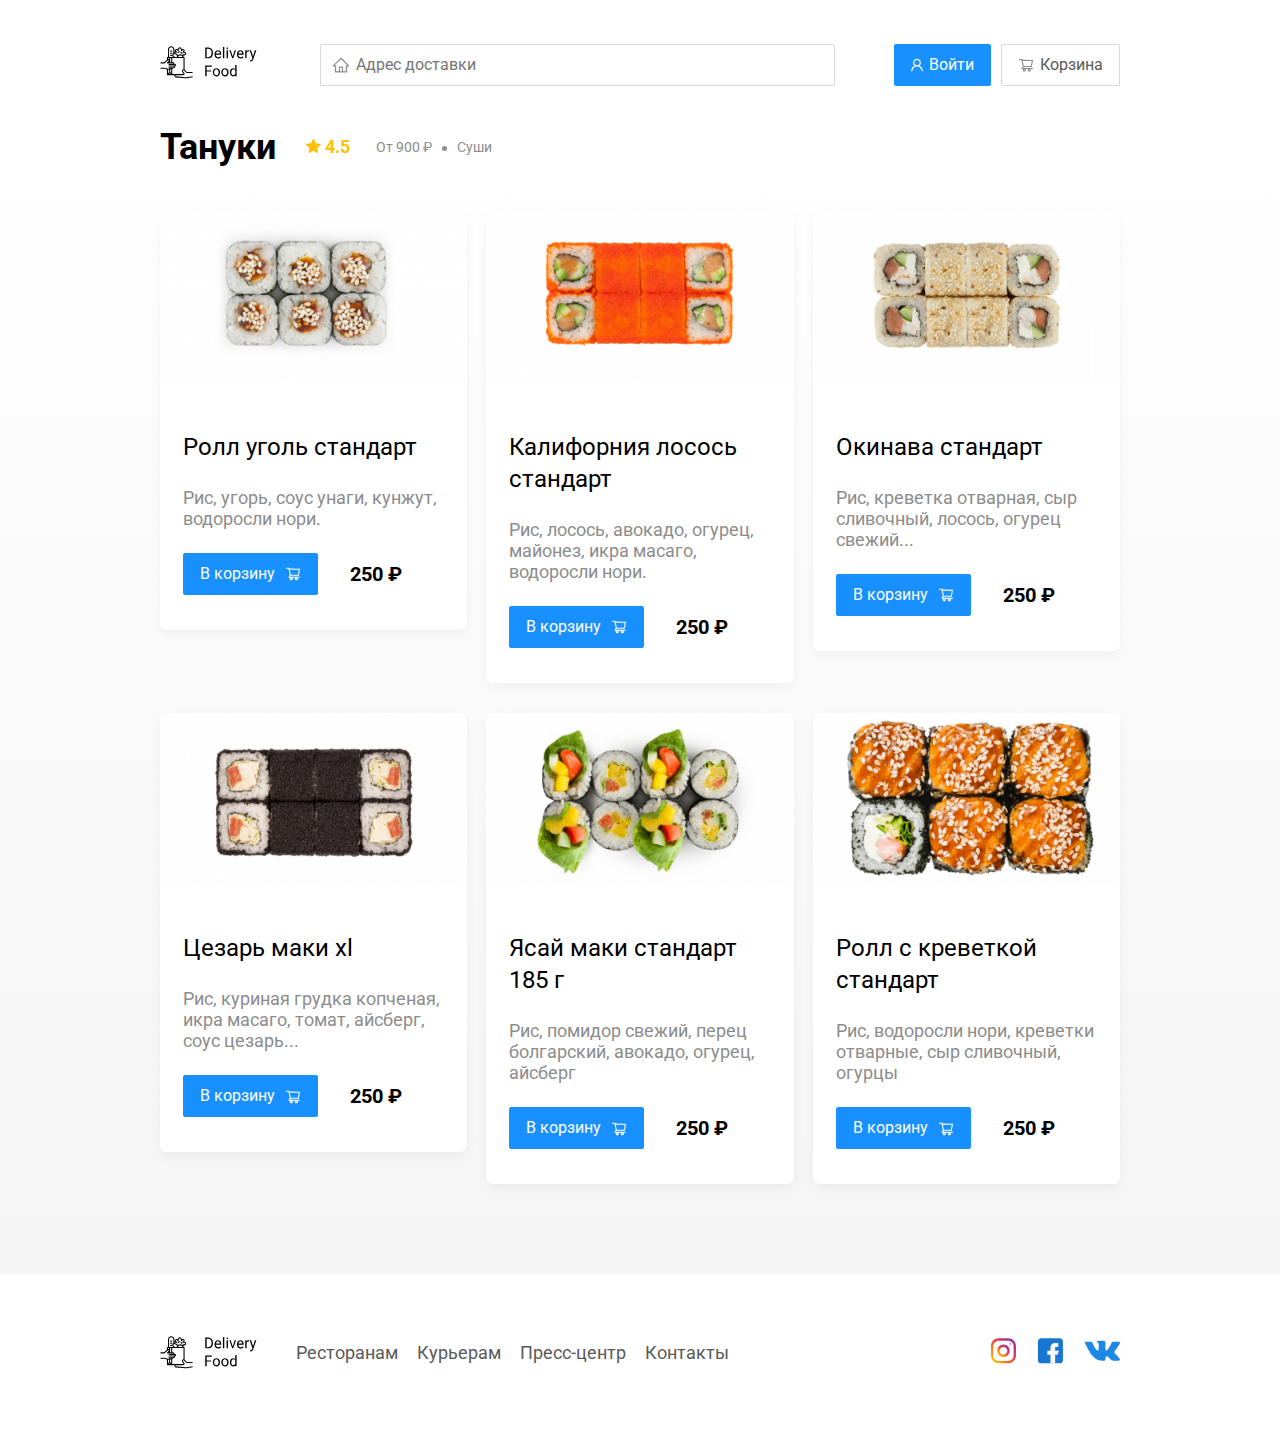
<file: restaurant.html>
<!DOCTYPE html>
<html lang="en">
    <head>
        <meta charset="UTF-8">
        <meta http-equiv="X-UA-Compatible" content="IE=edge">
        <meta name="viewport" content="width=device-width, initial-scale=1.0">
        <title>Пицца плюс</title>
        <link rel="stylesheet" href="./css/normalize.css" />
        <link rel="stylesheet" href="https://cdnjs.cloudflare.com/ajax/libs/animate.css/3.7.2/animate.min.css">
        <link rel="stylesheet" href="./css/style.css" />
        <link href="https://fonts.googleapis.com/css2?family=Roboto:wght@400;700&display=swap&subset=cyrillic" rel="stylesheet">
        <script defer src="./js/wow.min.js"></script>
        <script defer src="./js/main.js"></script>
    </head>
    <body>
        <div class="container">
            <header class="header">
                <a href="index.html" class="logo animated bounceInLeft">
                    <img src="./img/logo.svg" alt="logo">
                </a>
                <input type="text" class="input input-address" placeholder="Адрес доставки">
                <div class="buttons">
                    <button class="button button-primary">
                        <img src="./img/user.svg" alt="user" class="button-icon">
                        <span class="button-text">Войти</span>
                    </button>
                    <button class="button" id="cart-button">
                        <img src="./img/shopping-cart.svg" alt="cart" class="button-icon">
                        <span class="button-text">Корзина</span>
                    </button>
                </div>
            </header>
        </div>
        <main class="main">
            <div class="container">
                <section class="restaurants">
                    <div class="section-heading wow slideInLeft">
                        <h2 class="section-title">Тануки</h2>
                        <div class="card-info">
                            <div class="rating">
                                <img src="./img/star.svg" alt="rating" class="rating-star">
                                4.5
                            </div>
                            <div class="price">От 900 ₽</div>
                            <div class="category">Суши</div>
                        </div>
                    </div>
                    <div class="cards" id="cards"></div>
                </section>
            </div>
        </main>
        <footer class="footer">
            <div class="container">
                <div class="footer-block">
                    <img src="img/logo.svg" alt="logo" class="logo footer-logo">
                    <nav class="footer-nav">
                        <a href="#" class="footer-link">Ресторанам</a>
                        <a href="#" class="footer-link">Курьерам</a>
                        <a href="#" class="footer-link">Пресс-центр</a>
                        <a href="#" class="footer-link">Контакты</a>
                    </nav>
                    <div class="social-links">
                        <a href="#" class="social-link"><img src="./img/instagram.svg" alt="instagram"></a>
                        <a href="#" class="social-link"><img src="./img/facebook.svg" alt="facebook"></a>
                        <a href="#" class="social-link"><img src="./img/vk.svg" alt="vk"></a>
                    </div>
                </div>
            </div>
        </footer>
        <div class="modal" id="cart-modal">
            <div class="modal-dialog">
                <div class="modal-header">
                    <h3 class="modal-title">Корзина</h3>
                    <button class="button close" id="cart-modal-close">&times;</button>
                </div>
                <div class="modal-body">
                    <div class="food-row">
                        <span class="food-name">Ролл угорь стандарт</span>
                        <strong class="food-price">250 ₽</strong>
                        <div class="food-counter">
                            <button class="counter-button">-</button>
                            <span class="counter">1</span>
                            <button class="counter-button">+</button>
                        </div>
                    </div>
                    <div class="food-row">
                        <span class="food-name">Ролл угорь стандарт</span>
                        <strong class="food-price">250 ₽</strong>
                        <div class="food-counter">
                            <button class="counter-button">-</button>
                            <span class="counter">1</span>
                            <button class="counter-button">+</button>
                        </div>
                    </div>
                    <div class="food-row">
                        <span class="food-name">Ролл угорь стандарт</span>
                        <strong class="food-price">250 ₽</strong>
                        <div class="food-counter">
                            <button class="counter-button">-</button>
                            <span class="counter">1</span>
                            <button class="counter-button">+</button>
                        </div>
                    </div>
                    <div class="food-row">
                        <span class="food-name">Ролл угорь стандарт</span>
                        <strong class="food-price">250 ₽</strong>
                        <div class="food-counter">
                            <button class="counter-button">-</button>
                            <span class="counter">1</span>
                            <button class="counter-button">+</button>
                        </div>
                    </div>
                </div>
                <div class="modal-footer">
                    <span class="modal-pricetag">1250 ₽</span>
                    <div class="footer-buttons">
                        <button class="button button-primary">Оформить заказ</button>
                        <button class="button">Отмена</button>
                    </div>
                </div>
            </div>
        </div>
    </body>
</html>
</file>
<file: css/style.css>
* {
    box-sizing: border-box;
}

body {
    font-family: "Roboto", sans-serif;
    padding-top: 44px;
}

.container {
    max-width: 1200px;
    margin: 0 auto;
}

.header {
    display: flex;
    align-items: center;
    justify-content: space-between;
    margin-bottom: 40px;
}

.input {
    background: #ffffff;
    border: 1px solid #d9d9d9;
    border-radius: 2px;
    font-size: 16px;
    line-height: 24px;
    padding: 8px;
    padding-left: 35px;
    background-repeat: no-repeat;
    background-position: left 11px center;
}

.input-address {
    flex: 0.8;
    background-image: url(../img/home.svg);
}

.input-search {
    height: 34px;
    width: 306px;
    background-image: url(../img/search.svg);
    margin-left: auto;
}

.buttons {
    display: flex;
    align-items: center;
}

.button {
    display: flex;
    align-items: center;
    padding: 8px 16px;
    background: #ffffff;
    border: 1px solid #d9d9d9;
    box-sizing: border-box;
    box-shadow: 0px 0px 2px rgba(0, 0, 0, 0.0015);
    border-radius:  2px;
    color: #595959;
    font-size: 16px;
    line-height: 24px;
    cursor: pointer;
}

.button-primary {
    background: #1890ff;
    border-color: #1890ff;
    color: #fff;
    margin-right: 10px;
}

.button-icon {
    margin-right: 6px;
}

.button-card-text {
    margin-right: 10px;
}

.main {
    background: linear-gradient(180deg, rgba(245,245,245, 0) 1.04%, #f5f5f5 100%);
    padding-bottom: 60px;
}

.pizza {
    box-shadow: 0px 7px 12px rgba(158, 158, 163, 0.1);
    background: #fff1b8 url(../img/promo/pizza.png) no-repeat top -10px right -100px / 600px;
    border-radius: 10px;
    padding: 68px 70px;
    margin-bottom: 56px;
}
.kebab{
    box-shadow: 0px 7px 12px rgba(158, 158, 163, 0.1);
    background: #fff1b8 url(../img/promo/kebab.png) no-repeat top -10px right -100px / 600px ;
    border-radius: 10px;
    padding: 68px 70px;
    margin-bottom: 56px;
}
.vegetables{
    box-shadow: 0px 7px 12px rgba(158, 158, 163, 0.1);
    background: #fff1b8 url(../img/promo/vegetables.png) no-repeat top 50px right 50px / 600px;
    border-radius: 10px;
    padding: 68px 70px;
    margin-bottom: 56px;
}
.sushi{
    box-shadow: 0px 7px 12px rgba(158, 158, 163, 0.1);
    background: #fff1b8 url(../img/promo/sushi.png) no-repeat top -10px right 50px / 600px;
    border-radius: 10px;
    padding: 68px 70px;
    margin-bottom: 56px;
}

.proto-title {
    font-style: normal;
    font-weight: bold;
    font-size: 39px;
    line-height: 46px;
    color: #302C34;
    margin-bottom: 15px;
}

.promo-text {
    font-style: normal;
    font-weight: normal;
    font-size: 24px;
    line-height: 28px;
    color: #302C34;
    max-width: 538px;
}

.section-heading {
    display: flex;
    align-items: center;
    margin-bottom: 44px;
}

.section-title {
    font-style: normal;
    font-weight: bold;
    font-size: 36px;
    line-height: 42px;
    color: #000000;
    margin: 0 30px 0 0;
}

.cards {
    display: flex;
    flex-wrap: wrap;
    justify-content: space-between;
    align-items: flex-start;
}

.card {
    background: #FFFFFF;
    box-shadow: 0px 4px 12px rgba(0, 0, 0, 0.05);
    border-radius: 7px;
    overflow: hidden;
    margin-bottom: 30px;
    flex-basis: 32%;
    text-decoration: none;
    cursor: pointer;
}

.card-image {
    width: 100%;
    object-fit: cover;
}

.card-text {
    padding: 20px 23px 35px;
}

.card-heading {
    display: flex;
    justify-content: space-between;
    align-items: center;
}

.card-title {
    font-style: normal;
    font-weight: bold;
    font-size: 24px;
    line-height: 32px;
    color: #000000;
}

.card-title-reg {
    font-weight: normal;
}

.card-tag {
    font-style: normal;
    font-weight: normal;
    font-size: 12px;
    line-height: 20px;
    padding: 1px 8px;
    background: #262626;
    border-radius: 2px;
    color: #fff
}

.card-info {
    display: flex;
    align-items: center;
    flex-wrap: wrap;
}

.card-buttons {
    display: flex;
    align-items: center;
    margin-top: 24px;
}

.card-price-bold {
    font-size: 20px;
    line-height: 32px;
    margin-left: 22px;
}

.rating {
    margin-right: 26px;
    color: #ffc107;
    font-weight: bold;
    font-size: 18px;
    line-height: 32px;
}

.price,
.category {
    color: #8c8c8c;
    font-size: 18px;
    line-height: 32px;
}

.category {
    text-overflow: ellipsis;
    overflow: hidden;
    white-space: nowrap;
    max-width: 150px;
}

.price {
    margin-right: 10px;
}

.price::after {
    content: "";
    width: 5px;
    height: 5px;
    background-color: #8c8c8c;
    display: inline-block;
    vertical-align: middle;
    border-radius: 50%;
    margin-left: 10px
}

.footer {
    padding: 60px 0;
}

.footer-block {
    display: flex;
    align-items: center;
    justify-content: space-between;
}

.footer-nav {
    margin-right: auto;
    margin-left: 35px;
}

.footer-link {
    display: inline-block;
    color: #595959;
    font-style: normal;
    font-weight: normal;
    font-size: 18px;
    line-height: 21px;
    text-decoration: none;
}

.footer-link:not(:last-child) {
    margin-right: 15px;
}

.social-links {
    display: flex;
    align-items: center;
}

.social-link:not(:last-child) {
    margin-right: 21px;
}

.ingredients {
    font-style: normal;
    font-weight: normal;
    font-size: 18px;
    line-height: 21px;
    color: #8C8C8C;
}

.modal {
    display: none;
    position: fixed;
    left: 0;
    top: 0;
    width: 100%;
    height: 100%;
    background-color: rgba(0, 0, 0, 0.4);
    z-index: 100;
}

.active {
    display: flex;
}

.modal-dialog {
    max-width: 780px;
    width: 95%;
    left: 329px;
    top: 364px;
    background: #fff;
    border-radius: 5px;
    margin: auto;
    padding: 40px 45px;
}

.modal-header {
    display: flex;
    align-content: center;
    justify-content: space-between;
    margin-bottom: 45px;
}

.modal-title {
    margin: 0;
    font-weight: bold;
    font-size: 36px;
    line-height: 42px;
}

.close {
    font-size: 36px;
    border: none;
    background-color: transparent;
    cursor: pointer;
}

.modal-body {
    margin-bottom: 24px;
}

.food-row {
    display: flex;
    align-items: flex-start;
    justify-content: space-between;
    padding-bottom: 8px;
    border-bottom: 1px solid #d9d9d9;
    margin-bottom: 15px;
}

.food-name {
    font-weight: normal;
    font-size: 18px;
    line-height: 32px;
}

.food-price {
    margin-left: auto;
    margin-right: 47px;
    font-weight: bold;
    font-size: 20px;
    line-height: 32px;
}

.food-counter {
    display: flex;
    align-items: center;
}

.counter {
    font-size: 16px;
    line-height: 24px;
    margin: 0 10px;
}

.counter-button {
    display: flex;
    align-items: center;
    justify-content: center;
    width: 39px;
    height: 32px;
    background: #fff;
    border: 1px solid #40a9ff;
    box-sizing: border-box;
    border-radius: 2px;
    font-weight: normal;
    font-size: 14px;
    line-height: 22px;
    color: #40a9ff;
    cursor: pointer;
}

.modal-footer {
    display: flex;
    align-items: center;
    justify-content: space-between;
}

.modal-pricetag {
    background: #262626;
    border-radius: 5px;
    color: #fff;
    padding: 15px 20px;
}

.footer-buttons {
    display: flex;
    align-items: center;
}

.error {
    margin: 0;
    visibility: hidden;
    padding: 4px 10px;
    border-radius: 5px;
    background-color: crimson;
    color: #f5f5f5;
}

.error.visible {
    visibility: visible;
}

.form__input {
    border-style: solid;
}

.hide {
    display: none;
}

@media (max-width: 1366px) {
    .container {
        max-width: 960px;
    }

    .promo {
        background-position: top -100px right -250px;
        background-size: 600px;
    }

    .category, .price {
        font-size: 14px;
    }
}

@media (max-width: 992px) {
    .container {
        max-width: 750px;
    }

    .promo {
        padding: 50px;
        background-position: top -100px right -300px;
    }

    .promo-text {
        font-size: 18px;
        max-width: 400px;
    }

    .card {
        flex-basis: 49%;
    }

    .footer-link {
        font-size: 16px;
    }
}

@media (max-width: 768px) {
    .container {
        max-width: 560px;
    }

    .promo {
        padding: 50px;
        background-size: 250px;
        background-position: center right -120px
    }

    .promo-title {
        font-size: 24px;
        line-height: 1.4;
    }

    .promo-text {
        margin-top: 0;
    }

    .card .rating {
        flex-basis: 100%;
    }

    .card-title {
        font-size: 18px;
    }
}

@media (max-width: 578px) {
    .container {
        width: 90%;
    }

    .header {
        flex-wrap: wrap;
    }

    .input-address {
        order: 5;
        margin-top: 15px;
        flex: 1;
    }

    .promo {
        background-image: none;
    }

    .promo-title {
        margin-bottom: 01px;
    }

    .section-title {
        font-size: 20px;
    }

    .card {
        flex-basis: 100%;
    }

    .footer {
        padding: 30px 0;
    }

    .footer-block {
        align-items: flex-start;
    }

    .footer-nav {
        order: 0;
        margin: 0;
        display: flex;
        flex-direction: column;
    }

    .footer-logo {
        order: 1;
        margin-right: 15px;
    }

    .social-links {
        order: 2;
    }
}

@media (max-width: 480px) {
    .button {
        min-height: 40px;
    }
    
    .button-text {
        display: none;
    }

    .button-icon {
        margin: 0;
    }

    .promo {
        padding: 20px;
    }

    .section-heading {
        flex-wrap: wrap;
    }

    .input-search {
        flex: 1;
    }

    .footer-block {
        align-items: center;
        flex-wrap: wrap;
        flex-direction: column;
    }

    .footer-logo {
        order: 0;
        margin-bottom: 20px;
    }

    .footer-nav {
        margin-bottom: 20px;
        text-align: center;
    }

    .footer-link:not(:last-child) {
        margin: 0; 
    }
}
</file>
